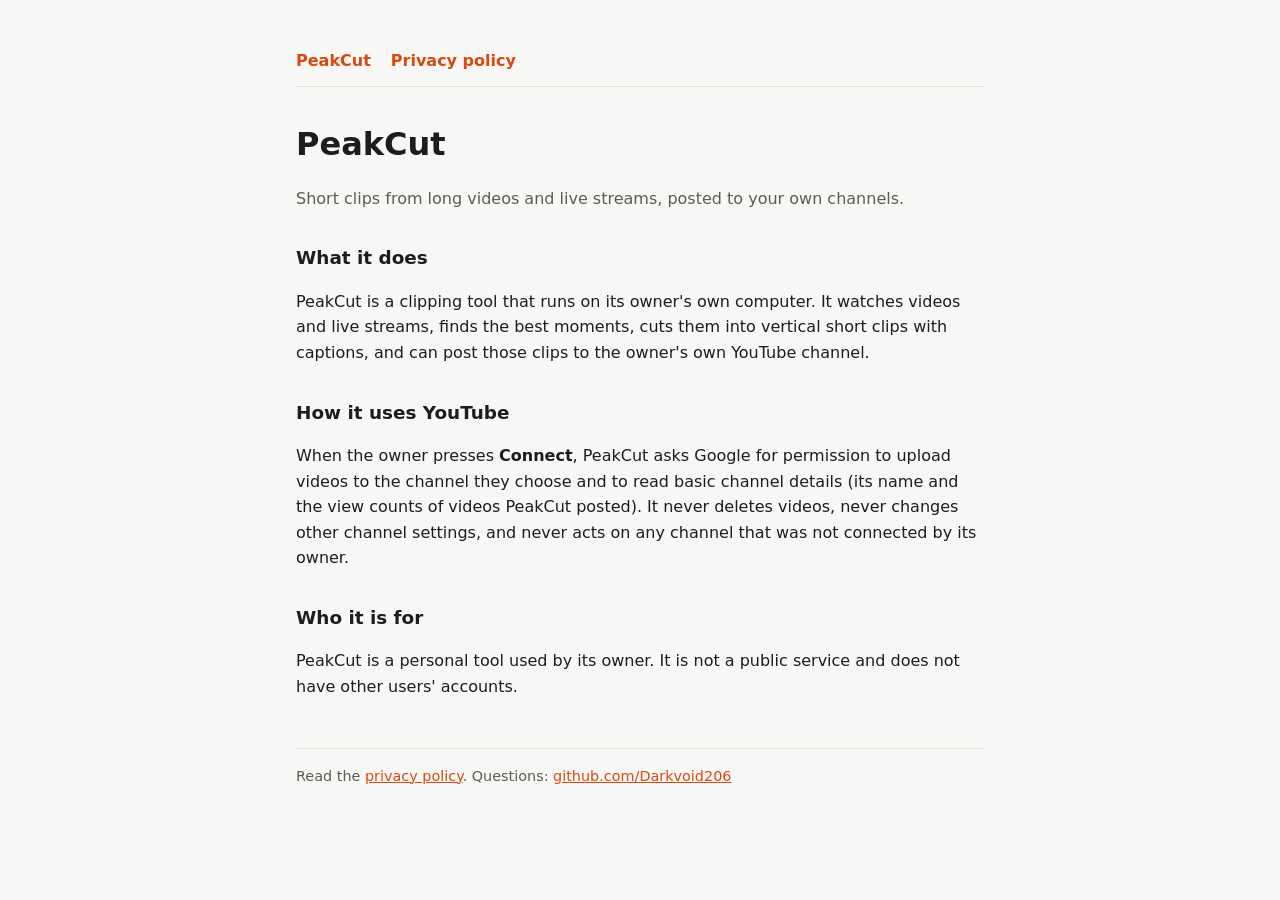
<file: index.html>
<!doctype html>
<html lang="en"><head><meta charset="utf-8"><meta name="viewport" content="width=device-width,initial-scale=1">
<title>PeakCut</title><meta name="description" content="PeakCut turns long videos and live streams into short clips and posts them to your own channels.">
<link rel="stylesheet" href="style.css"></head>
<body><main>
<nav><a href="./">PeakCut</a><a href="privacy.html">Privacy policy</a></nav>
<h1>PeakCut</h1>
<p class="muted">Short clips from long videos and live streams, posted to your own channels.</p>
<h2>What it does</h2>
<p>PeakCut is a clipping tool that runs on its owner's own computer. It watches videos and live streams, finds the best moments, cuts them into vertical short clips with captions, and can post those clips to the owner's own YouTube channel.</p>
<h2>How it uses YouTube</h2>
<p>When the owner presses <strong>Connect</strong>, PeakCut asks Google for permission to upload videos to the channel they choose and to read basic channel details (its name and the view counts of videos PeakCut posted). It never deletes videos, never changes other channel settings, and never acts on any channel that was not connected by its owner.</p>
<h2>Who it is for</h2>
<p>PeakCut is a personal tool used by its owner. It is not a public service and does not have other users' accounts.</p>
<footer>Read the <a href="privacy.html">privacy policy</a>. Questions: <a href="https://github.com/Darkvoid206">github.com/Darkvoid206</a></footer>
</main></body></html>
</file>
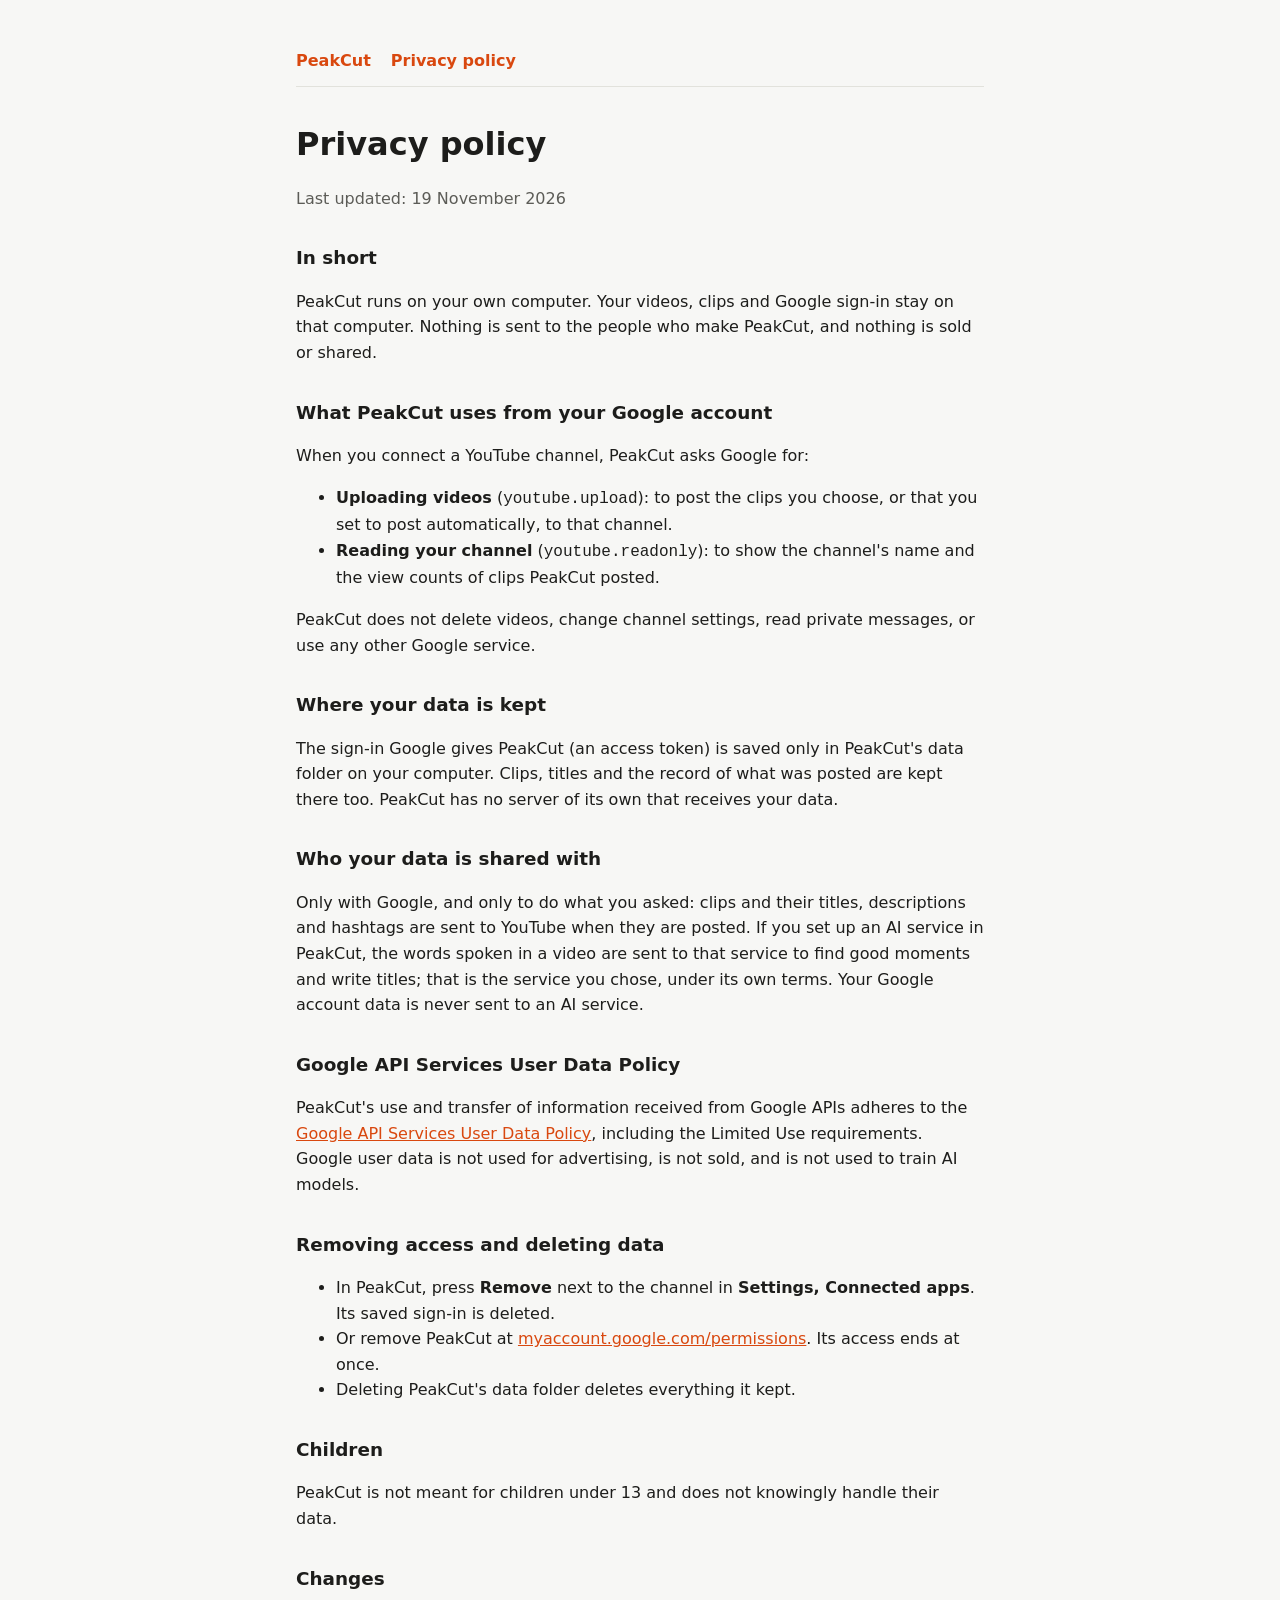
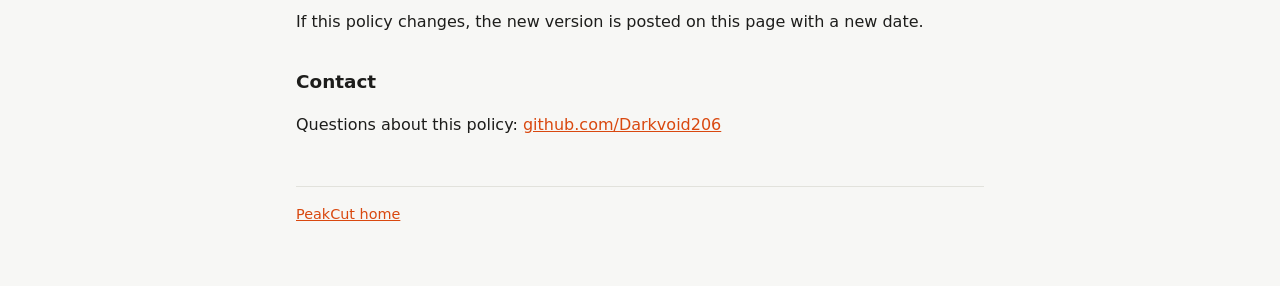
<file: privacy.html>
<!doctype html>
<html lang="en"><head><meta charset="utf-8"><meta name="viewport" content="width=device-width,initial-scale=1">
<title>PeakCut Privacy Policy</title><meta name="description" content="How PeakCut handles your data and your Google account.">
<link rel="stylesheet" href="style.css"></head>
<body><main>
<nav><a href="./">PeakCut</a><a href="privacy.html">Privacy policy</a></nav>
<h1>Privacy policy</h1>
<p class="muted">Last updated: 19 November 2026</p>

<h2>In short</h2>
<p>PeakCut runs on your own computer. Your videos, clips and Google sign-in stay on that computer. Nothing is sent to the people who make PeakCut, and nothing is sold or shared.</p>

<h2>What PeakCut uses from your Google account</h2>
<p>When you connect a YouTube channel, PeakCut asks Google for:</p>
<ul>
<li><strong>Uploading videos</strong> (<code>youtube.upload</code>): to post the clips you choose, or that you set to post automatically, to that channel.</li>
<li><strong>Reading your channel</strong> (<code>youtube.readonly</code>): to show the channel's name and the view counts of clips PeakCut posted.</li>
</ul>
<p>PeakCut does not delete videos, change channel settings, read private messages, or use any other Google service.</p>

<h2>Where your data is kept</h2>
<p>The sign-in Google gives PeakCut (an access token) is saved only in PeakCut's data folder on your computer. Clips, titles and the record of what was posted are kept there too. PeakCut has no server of its own that receives your data.</p>

<h2>Who your data is shared with</h2>
<p>Only with Google, and only to do what you asked: clips and their titles, descriptions and hashtags are sent to YouTube when they are posted. If you set up an AI service in PeakCut, the words spoken in a video are sent to that service to find good moments and write titles; that is the service you chose, under its own terms. Your Google account data is never sent to an AI service.</p>

<h2>Google API Services User Data Policy</h2>
<p>PeakCut's use and transfer of information received from Google APIs adheres to the <a href="https://developers.google.com/terms/api-services-user-data-policy">Google API Services User Data Policy</a>, including the Limited Use requirements. Google user data is not used for advertising, is not sold, and is not used to train AI models.</p>

<h2>Removing access and deleting data</h2>
<ul>
<li>In PeakCut, press <strong>Remove</strong> next to the channel in <strong>Settings, Connected apps</strong>. Its saved sign-in is deleted.</li>
<li>Or remove PeakCut at <a href="https://myaccount.google.com/permissions">myaccount.google.com/permissions</a>. Its access ends at once.</li>
<li>Deleting PeakCut's data folder deletes everything it kept.</li>
</ul>

<h2>Children</h2>
<p>PeakCut is not meant for children under 13 and does not knowingly handle their data.</p>

<h2>Changes</h2>
<p>If this policy changes, the new version is posted on this page with a new date.</p>

<h2>Contact</h2>
<p>Questions about this policy: <a href="https://github.com/Darkvoid206">github.com/Darkvoid206</a></p>
<footer><a href="./">PeakCut home</a></footer>
</main></body></html>
</file>
<file: style.css>
:root{--bg:#f7f7f5;--fg:#1d1d1b;--muted:#5c5c57;--line:#e2e2dc;--accent:#d9480f}
@media (prefers-color-scheme:dark){:root{--bg:#141413;--fg:#ececea;--muted:#a3a39c;--line:#2c2c29;--accent:#ff7a45}}
*{box-sizing:border-box}body{margin:0;background:var(--bg);color:var(--fg);font:16px/1.6 system-ui,-apple-system,"Segoe UI",sans-serif}
main{max-width:720px;margin:0 auto;padding:48px 16px 64px}h1{font-size:2rem;margin:0 0 8px}h2{font-size:1.15rem;margin:32px 0 8px}
p,li{color:var(--fg)}.muted{color:var(--muted)}a{color:var(--accent)}a:hover{color:var(--fg)}
nav{display:flex;gap:20px;border-bottom:1px solid var(--line);padding-bottom:12px;margin-bottom:32px}nav a{text-decoration:none;font-weight:600}
footer{margin-top:48px;padding-top:16px;border-top:1px solid var(--line);font-size:.9rem;color:var(--muted)}
</file>
